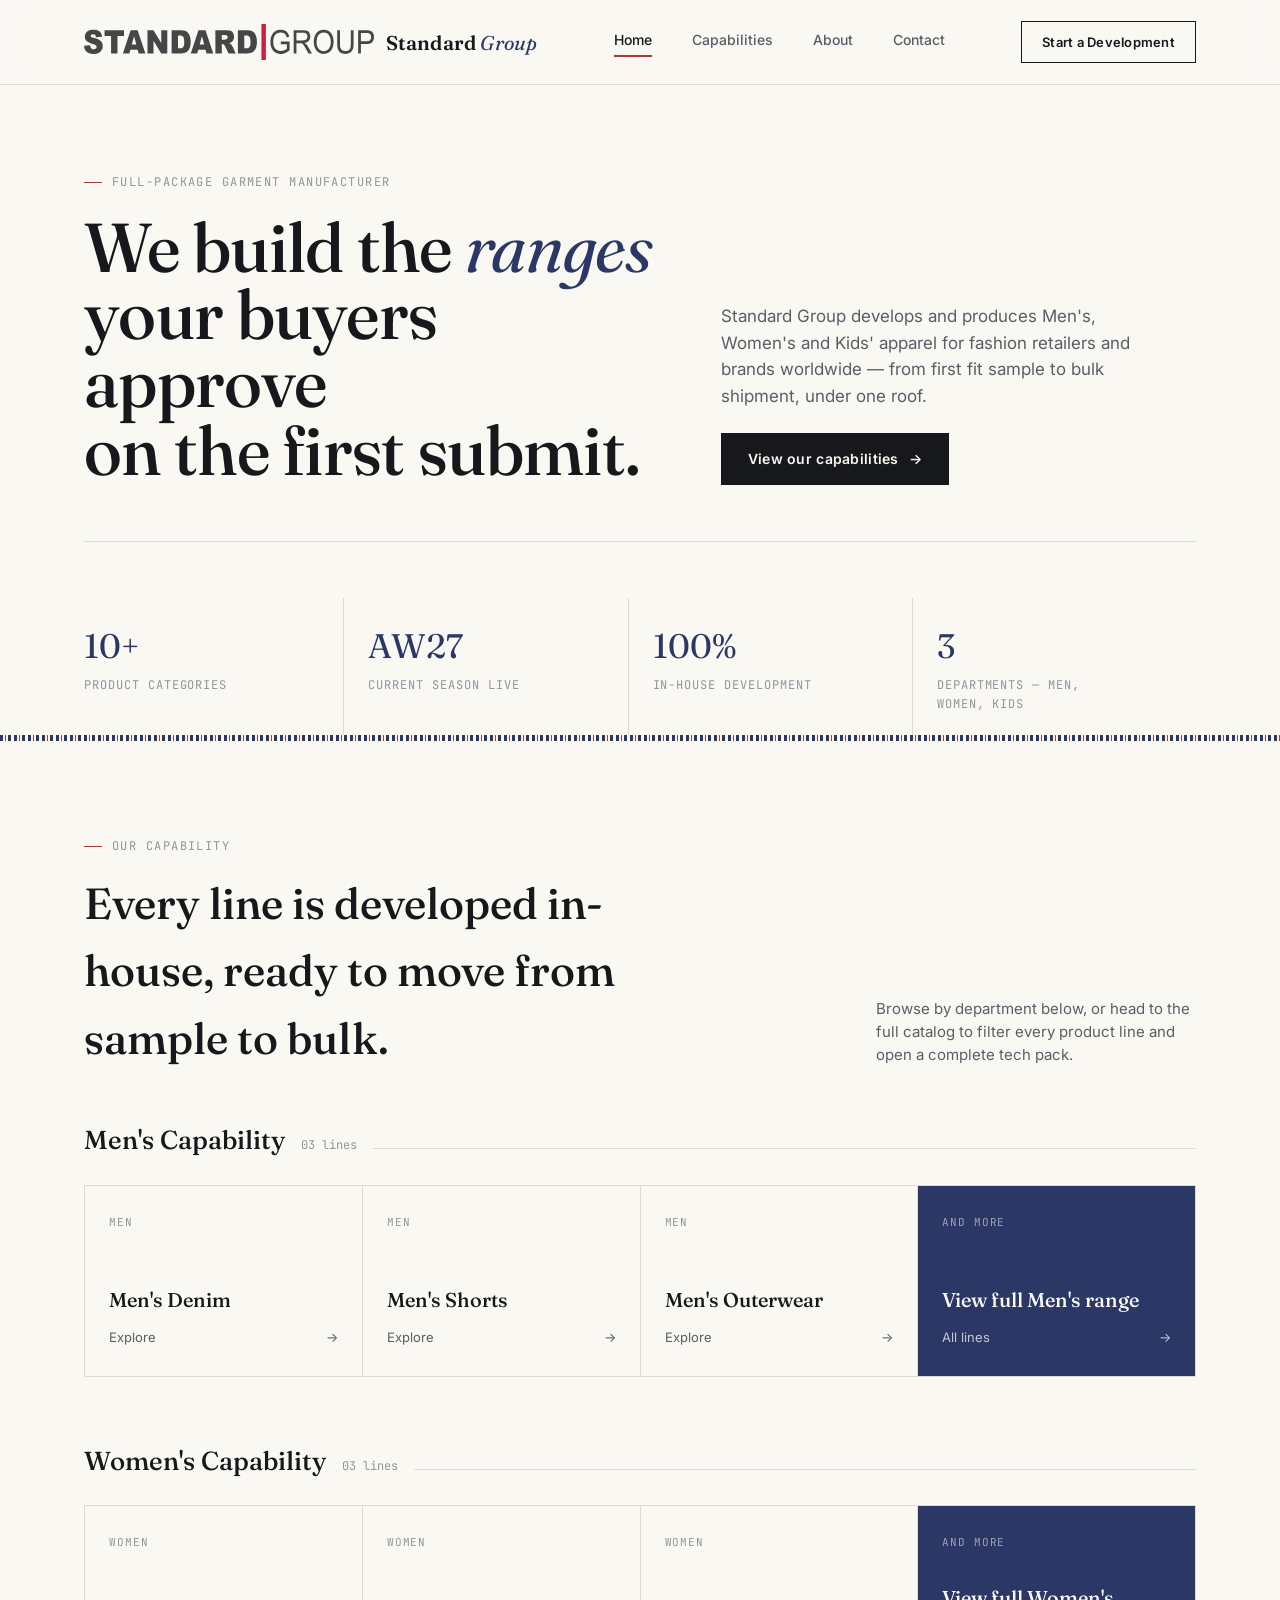
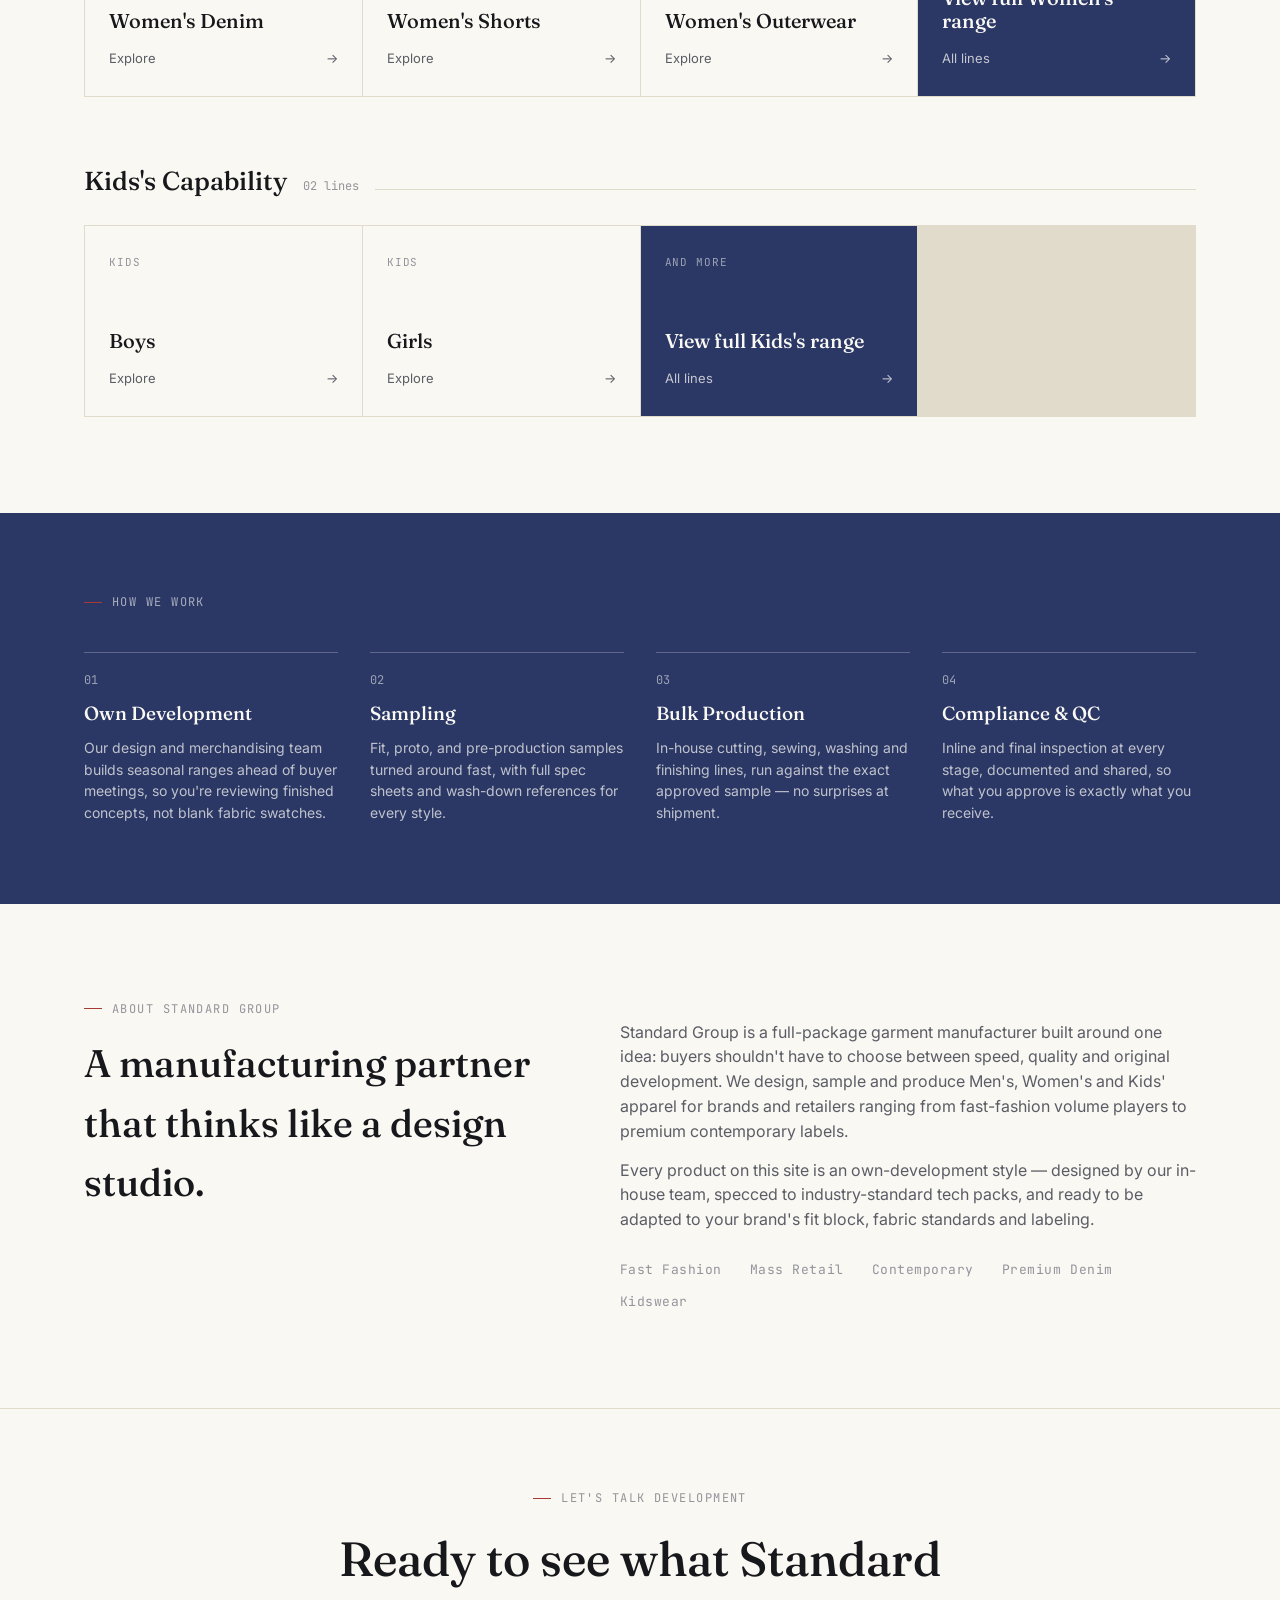
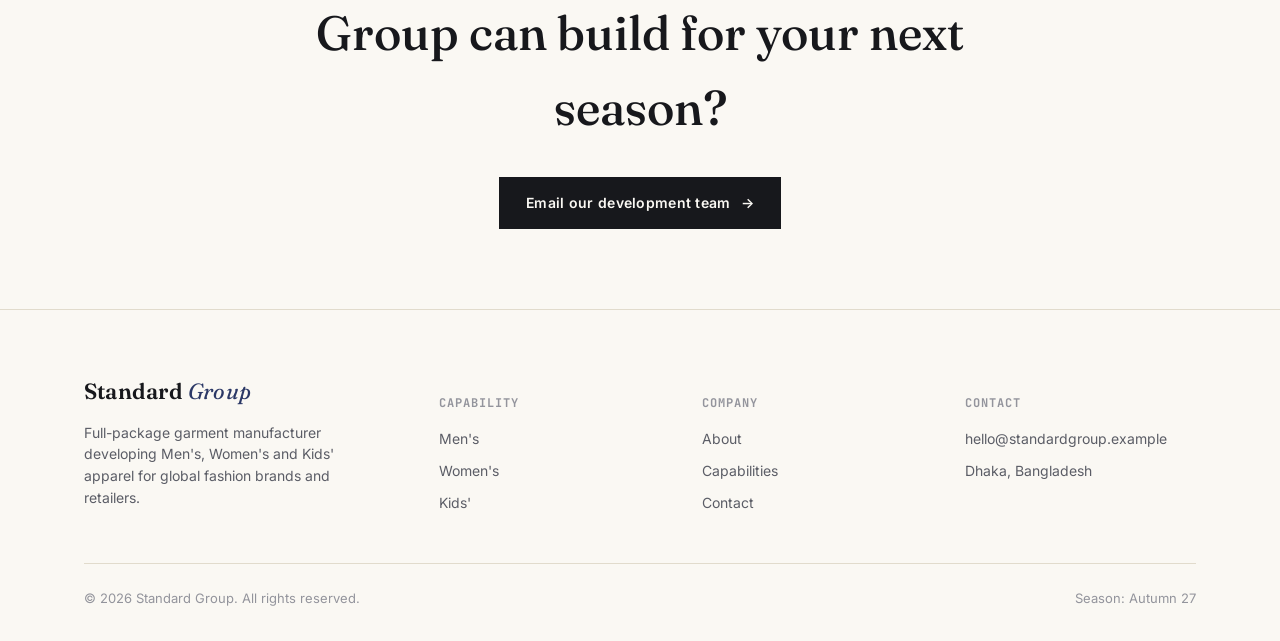
<file: standard-group/index.html>
<!DOCTYPE html>
<html lang="en">
<head>
<meta charset="UTF-8">
<meta name="viewport" content="width=device-width, initial-scale=1.0">
<title>Standard Group — Full-Package Garment Manufacturing</title>
<meta name="description" content="Standard Group is a full-package garment manufacturer producing Men's, Women's and Kids' denim, shorts, outerwear and more for global fashion brands.">
<link rel="icon" href="assets/images/logo/logo.svg">
<link rel="stylesheet" href="assets/css/style.css">
</head>
<body>

<header class="site-header">
  <div class="wrap">
    <a class="brand" href="index.html">
      <img src="assets/images/logo/logo.svg" alt="Standard Group logo">
      <span class="brand-word">Standard <span>Group</span></span>
    </a>
    <nav class="nav">
      <a href="index.html" class="is-active">Home</a>
      <a href="products.html">Capabilities</a>
      <a href="index.html#about">About</a>
      <a href="index.html#contact">Contact</a>
    </nav>
    <a class="nav-cta" href="index.html#contact">Start a Development</a>
    <button class="nav-toggle" aria-label="Toggle menu" aria-expanded="false">☰</button>
  </div>
</header>

<main>

  <!-- ============ HERO ============ -->
  <section class="hero">
    <div class="wrap">
      <span class="eyebrow">Full-Package Garment Manufacturer</span>
      <div class="hero-grid">
        <div>
          <h1>We build the <em>ranges</em><br>your buyers approve<br>on the first submit.</h1>
        </div>
        <div class="hero-sub">
          <p>Standard Group develops and produces Men's, Women's and Kids' apparel for fashion retailers and brands worldwide — from first fit sample to bulk shipment, under one roof.</p>
          <a class="btn btn-primary" href="products.html">View our capabilities <span class="btn-arrow">→</span></a>
        </div>
      </div>
      <div class="hero-facts">
        <div class="hero-fact">
          <div class="num">10+</div>
          <div class="label">Product Categories</div>
        </div>
        <div class="hero-fact">
          <div class="num">AW27</div>
          <div class="label">Current Season Live</div>
        </div>
        <div class="hero-fact">
          <div class="num">100%</div>
          <div class="label">In-House Development</div>
        </div>
        <div class="hero-fact">
          <div class="num">3</div>
          <div class="label">Departments — Men, Women, Kids</div>
        </div>
      </div>
    </div>
  </section>

  <div class="selvage"></div>

  <!-- ============ CAPABILITIES ============ -->
  <section class="capabilities" id="capabilities">
    <div class="wrap">
      <div class="cap-head">
        <div>
          <span class="eyebrow">Our Capability</span>
          <h2>Every line is developed in-house, ready to move from sample to bulk.</h2>
        </div>
        <p class="note">Browse by department below, or head to the full catalog to filter every product line and open a complete tech pack.</p>
      </div>

      <div id="capability-departments">
        <!-- populated by assets/js/main.js from assets/data/products.json -->
      </div>
    </div>
  </section>

  <!-- ============ PROCESS ============ -->
  <section class="process">
    <div class="wrap">
      <span class="eyebrow">How We Work</span>
      <div class="process-step">
        <div class="idx">01</div>
        <h4>Own Development</h4>
        <p>Our design and merchandising team builds seasonal ranges ahead of buyer meetings, so you're reviewing finished concepts, not blank fabric swatches.</p>
      </div>
      <div class="process-step">
        <div class="idx">02</div>
        <h4>Sampling</h4>
        <p>Fit, proto, and pre-production samples turned around fast, with full spec sheets and wash-down references for every style.</p>
      </div>
      <div class="process-step">
        <div class="idx">03</div>
        <h4>Bulk Production</h4>
        <p>In-house cutting, sewing, washing and finishing lines, run against the exact approved sample — no surprises at shipment.</p>
      </div>
      <div class="process-step">
        <div class="idx">04</div>
        <h4>Compliance & QC</h4>
        <p>Inline and final inspection at every stage, documented and shared, so what you approve is exactly what you receive.</p>
      </div>
    </div>
  </section>

  <!-- ============ ABOUT ============ -->
  <section class="about-strip" id="about">
    <div class="wrap about-grid">
      <div>
        <span class="eyebrow">About Standard Group</span>
        <h2>A manufacturing partner that thinks like a design studio.</h2>
      </div>
      <div class="about-copy">
        <p>Standard Group is a full-package garment manufacturer built around one idea: buyers shouldn't have to choose between speed, quality and original development. We design, sample and produce Men's, Women's and Kids' apparel for brands and retailers ranging from fast-fashion volume players to premium contemporary labels.</p>
        <p>Every product on this site is an own-development style — designed by our in-house team, specced to industry-standard tech packs, and ready to be adapted to your brand's fit block, fabric standards and labeling.</p>
        <div class="brand-marquee">
          <span>Fast Fashion</span>
          <span>Mass Retail</span>
          <span>Contemporary</span>
          <span>Premium Denim</span>
          <span>Kidswear</span>
        </div>
      </div>
    </div>
  </section>

  <!-- ============ CTA ============ -->
  <section class="cta-band" id="contact">
    <span class="eyebrow" style="justify-content:center">Let's Talk Development</span>
    <h2>Ready to see what Standard Group can build for your next season?</h2>
    <a class="btn btn-primary" href="mailto:hello@standardgroup.example?subject=Development%20Enquiry">Email our development team <span class="btn-arrow">→</span></a>
  </section>

</main>

<footer class="site-footer">
  <div class="wrap">
    <div class="footer-grid">
      <div class="footer-brand">
        <a class="brand" href="index.html">
          <span class="brand-word">Standard <span>Group</span></span>
        </a>
        <p>Full-package garment manufacturer developing Men's, Women's and Kids' apparel for global fashion brands and retailers.</p>
      </div>
      <div class="footer-col">
        <h5>Capability</h5>
        <a href="products.html?department=Men">Men's</a>
        <a href="products.html?department=Women">Women's</a>
        <a href="products.html?department=Kids">Kids'</a>
      </div>
      <div class="footer-col">
        <h5>Company</h5>
        <a href="index.html#about">About</a>
        <a href="index.html#capabilities">Capabilities</a>
        <a href="index.html#contact">Contact</a>
      </div>
      <div class="footer-col">
        <h5>Contact</h5>
        <p>hello@standardgroup.example</p>
        <p>Dhaka, Bangladesh</p>
      </div>
    </div>
    <div class="footer-bottom">
      <span>© 2026 Standard Group. All rights reserved.</span>
      <span>Season: Autumn 27</span>
    </div>
  </div>
</footer>

<script src="assets/js/main.js"></script>
</body>
</html>
</file>
<file: standard-group/assets/css/style.css>
/* ==========================================================================
   STANDARD GROUP — Design System
   Milky white ground, ink type, denim-indigo accent, selvage-stripe signature
   ========================================================================== */

@import url('https://fonts.googleapis.com/css2?family=Fraunces:ital,opsz,wght@0,9..144,300;0,9..144,400;0,9..144,500;0,9..144,600;0,9..144,700;1,9..144,400&family=Inter:wght@400;500;600;700&family=JetBrains+Mono:wght@400;500;600&display=swap');

:root{
  /* --- Color tokens --- */
  --milk:        #FAF8F3;   /* primary background */
  --milk-deep:   #F2EEE5;   /* card / section-alt background */
  --paper-line:  #E1DBCC;   /* hairline borders on milk */
  --ink:         #17181C;   /* primary text */
  --ink-soft:    #5B5D66;   /* secondary text */
  --ink-faint:   #93949C;   /* tertiary / captions */
  --indigo:      #2B3866;   /* primary accent — denim */
  --indigo-deep: #191F3B;   /* hover / dark accent */
  --indigo-mist: #E8EAF1;   /* light indigo tint for chips */
  --thread:      #A63A34;   /* rare accent — stitch red */
  --white:       #FFFFFF;

  /* --- Type --- */
  --font-display: 'Fraunces', Georgia, serif;
  --font-body:    'Inter', -apple-system, sans-serif;
  --font-mono:    'JetBrains Mono', 'Courier New', monospace;

  /* --- Scale --- */
  --radius: 2px;
  --container: 1240px;
  --gutter: clamp(20px, 5vw, 64px);
}

*,*::before,*::after{ box-sizing:border-box; }
html{ scroll-behavior:smooth; }
body{
  margin:0;
  background:var(--milk);
  color:var(--ink);
  font-family:var(--font-body);
  font-size:16px;
  line-height:1.55;
  -webkit-font-smoothing:antialiased;
}
img{ max-width:100%; display:block; }
a{ color:inherit; text-decoration:none; }
ul{ list-style:none; margin:0; padding:0; }
h1,h2,h3,h4{ margin:0; font-family:var(--font-display); font-weight:500; }
p{ margin:0; }
button{ font-family:inherit; cursor:pointer; }

:focus-visible{
  outline:2px solid var(--indigo);
  outline-offset:3px;
}

.wrap{
  max-width:var(--container);
  margin:0 auto;
  padding-left:var(--gutter);
  padding-right:var(--gutter);
}

/* --- Selvage stripe : signature element ---------------------------------
   A thin multi-thread stripe evoking a denim selvage edge. Used as a
   section divider and as a decorative rule near headings. */
.selvage{
  height:6px;
  width:100%;
  background:repeating-linear-gradient(
    90deg,
    var(--indigo) 0 3px,
    var(--milk) 3px 5px,
    var(--thread) 5px 6px,
    var(--milk) 6px 8px,
    var(--indigo) 8px 11px,
    var(--milk) 11px 14px
  );
  background-size:14px 100%;
}
.selvage--v{
  width:6px;
  height:100%;
  background:repeating-linear-gradient(
    0deg,
    var(--indigo) 0 3px,
    var(--milk) 3px 5px,
    var(--thread) 5px 6px,
    var(--milk) 6px 8px,
    var(--indigo) 8px 11px,
    var(--milk) 11px 14px
  );
  background-size:100% 14px;
}

/* --- Eyebrow / label style ------------------------------------------------ */
.eyebrow{
  font-family:var(--font-mono);
  font-size:12px;
  letter-spacing:.12em;
  text-transform:uppercase;
  color:var(--ink-faint);
  display:flex;
  align-items:center;
  gap:10px;
}
.eyebrow::before{
  content:'';
  width:18px; height:1px;
  background:var(--thread);
  display:inline-block;
}

/* ============================== HEADER =================================== */
.site-header{
  position:sticky; top:0; z-index:50;
  background:rgba(250,248,243,.92);
  backdrop-filter:blur(8px);
  border-bottom:1px solid var(--paper-line);
}
.site-header .wrap{
  display:flex; align-items:center; justify-content:space-between;
  height:84px;
  position:relative;
}
.brand{ display:flex; align-items:center; gap:12px; }
.brand img{ height:36px; width:auto; }
.brand-word{
  font-family:var(--font-display);
  font-size:20px; letter-spacing:.01em;
  font-weight:600;
}
.brand-word span{ color:var(--indigo); font-style:italic; font-weight:400; }

.nav{ display:flex; align-items:center; gap:40px; }
.nav a{
  font-size:14px; font-weight:500;
  color:var(--ink-soft);
  position:relative;
  padding-bottom:4px;
}
.nav a:hover, .nav a.is-active{ color:var(--ink); }
.nav a.is-active::after{
  content:'';
  position:absolute; left:0; right:0; bottom:-2px;
  height:2px; background:var(--thread);
}
.nav-cta{
  border:1px solid var(--ink);
  padding:10px 20px;
  font-size:13px; font-weight:600;
  letter-spacing:.02em;
  transition:background .15s ease, color .15s ease;
}
.nav-cta:hover{ background:var(--ink); color:var(--milk); }

.nav-toggle{ display:none; }

/* ============================== BUTTONS =================================== */
.btn{
  display:inline-flex; align-items:center; gap:10px;
  padding:14px 26px;
  font-size:14px; font-weight:600; letter-spacing:.02em;
  border:1px solid var(--ink);
  background:transparent;
  transition:background .15s ease, color .15s ease, transform .15s ease;
}
.btn:hover{ transform:translateY(-1px); }
.btn-primary{ background:var(--ink); color:var(--milk); }
.btn-primary:hover{ background:var(--indigo-deep); }
.btn-ghost:hover{ background:var(--ink); color:var(--milk); }
.btn-arrow{ transition:transform .15s ease; }
.btn:hover .btn-arrow{ transform:translateX(3px); }

/* ============================== HERO =================================== */
.hero{
  padding:88px 0 0;
  position:relative;
}
.hero-grid{
  display:grid;
  grid-template-columns:1.1fr .9fr;
  gap:56px;
  align-items:end;
  padding-bottom:56px;
  border-bottom:1px solid var(--paper-line);
}
.hero h1{
  font-size:clamp(40px, 5.4vw, 78px);
  line-height:.98;
  letter-spacing:-.01em;
  margin-top:22px;
}
.hero h1 em{
  font-style:italic;
  font-weight:400;
  color:var(--indigo);
}
.hero-sub{
  max-width:420px;
  color:var(--ink-soft);
  font-size:17px;
  align-self:end;
}
.hero-sub p{ margin-bottom:24px; }
.hero-facts{
  display:flex; gap:0;
  margin-top:56px;
}
.hero-fact{
  flex:1;
  padding:22px var(--gutter) 22px 0;
  border-left:1px solid var(--paper-line);
  padding-left:24px;
}
.hero-fact:first-child{ border-left:none; padding-left:0; }
.hero-fact .num{
  font-family:var(--font-display);
  font-size:34px;
  color:var(--indigo);
}
.hero-fact .label{
  font-family:var(--font-mono);
  font-size:12px;
  color:var(--ink-faint);
  text-transform:uppercase;
  letter-spacing:.08em;
  margin-top:4px;
}

/* ============================== CAPABILITIES =================================== */
.capabilities{ padding:96px 0; }
.cap-head{
  display:flex; justify-content:space-between; align-items:flex-end;
  gap:24px; margin-bottom:48px;
}
.cap-head h2{
  font-size:clamp(30px,3.4vw,44px);
  margin-top:14px;
  max-width:560px;
}
.cap-head .note{
  max-width:320px; color:var(--ink-soft); font-size:15px;
  padding-bottom:6px;
}

.dept{ margin-bottom:64px; }
.dept:last-child{ margin-bottom:0; }
.dept-title{
  display:flex; align-items:baseline; gap:16px;
  margin-bottom:24px;
}
.dept-title h3{
  font-size:26px;
}
.dept-title .count{
  font-family:var(--font-mono);
  font-size:12px; color:var(--ink-faint);
}
.dept-title::after{
  content:'';
  flex:1; height:1px; background:var(--paper-line);
}

.cat-grid{
  display:grid;
  grid-template-columns:repeat(4,1fr);
  gap:1px;
  background:var(--paper-line);
  border:1px solid var(--paper-line);
}
.cat-card{
  background:var(--milk);
  padding:28px 24px;
  min-height:190px;
  display:flex; flex-direction:column; justify-content:space-between;
  transition:background .18s ease;
  position:relative;
  overflow:hidden;
}
.cat-card:hover{ background:var(--milk-deep); }
.cat-card .tag{
  font-family:var(--font-mono);
  font-size:11px; color:var(--ink-faint);
  text-transform:uppercase; letter-spacing:.08em;
}
.cat-card h4{
  font-size:20px;
  font-weight:500;
  margin-top:auto;
  line-height:1.15;
}
.cat-card .go{
  display:flex; align-items:center; justify-content:space-between;
  margin-top:16px;
  font-size:13px; color:var(--ink-soft);
}
.cat-card .go .arrow{ transition:transform .18s ease; }
.cat-card:hover .go .arrow{ transform:translateX(4px); color:var(--thread); }
.cat-card.more{
  background:var(--indigo);
  color:var(--milk);
}
.cat-card.more .tag{ color:rgba(250,248,243,.55); }
.cat-card.more .go{ color:rgba(250,248,243,.75); }
.cat-card.more:hover{ background:var(--indigo-deep); }

/* ============================== PROCESS STRIP =================================== */
.process{
  padding:80px 0;
  background:var(--indigo);
  color:var(--milk);
}
.process .wrap{
  display:grid;
  grid-template-columns:repeat(4,1fr);
  gap:32px;
}
.process .eyebrow{ color:rgba(250,248,243,.6); grid-column:1/-1; margin-bottom:8px; }
.process .eyebrow::before{ background:var(--thread); }
.process-step{ border-top:1px solid rgba(250,248,243,.25); padding-top:18px; }
.process-step .idx{ font-family:var(--font-mono); font-size:12px; color:rgba(250,248,243,.55); }
.process-step h4{ font-size:19px; margin:10px 0 8px; }
.process-step p{ font-size:14px; color:rgba(250,248,243,.72); }

/* ============================== ABOUT STRIP =================================== */
.about-strip{ padding:96px 0; }
.about-grid{
  display:grid; grid-template-columns:.9fr 1.1fr; gap:64px;
}
.about-grid h2{ font-size:clamp(28px,3vw,40px); margin-top:16px; }
.about-copy{ color:var(--ink-soft); font-size:16px; margin-top:20px; }
.about-copy p + p{ margin-top:14px; }
.brand-marquee{
  display:flex; flex-wrap:wrap; gap:12px 28px;
  margin-top:28px;
}
.brand-marquee span{
  font-family:var(--font-mono);
  font-size:13px; color:var(--ink-faint);
  letter-spacing:.04em;
}

/* ============================== CTA BAND =================================== */
.cta-band{
  padding:80px 0;
  border-top:1px solid var(--paper-line);
  border-bottom:1px solid var(--paper-line);
  text-align:center;
}
.cta-band h2{ font-size:clamp(28px,4vw,48px); max-width:720px; margin:14px auto 0; }
.cta-band .btn{ margin-top:32px; }

/* ============================== FOOTER =================================== */
.site-footer{ padding:64px 0 32px; }
.footer-grid{
  display:grid; grid-template-columns:1.4fr 1fr 1fr 1fr; gap:32px;
  padding-bottom:40px;
}
.footer-brand .brand-word{ font-size:22px; }
.footer-brand p{ color:var(--ink-soft); font-size:14px; margin-top:14px; max-width:260px; }
.footer-col h5{
  font-family:var(--font-mono); font-size:12px; text-transform:uppercase;
  letter-spacing:.08em; color:var(--ink-faint); margin-bottom:16px;
}
.footer-col a, .footer-col p{
  display:block; font-size:14px; color:var(--ink-soft); margin-bottom:10px;
}
.footer-col a:hover{ color:var(--indigo); }
.footer-bottom{
  display:flex; justify-content:space-between; align-items:center;
  padding-top:24px; border-top:1px solid var(--paper-line);
  font-size:13px; color:var(--ink-faint);
}

/* ============================== PRODUCTS / CATALOG PAGE =================================== */
.page-hero{
  padding:56px 0 40px;
  border-bottom:1px solid var(--paper-line);
}
.page-hero h1{ font-size:clamp(34px,4.6vw,58px); margin-top:14px; }
.page-hero .sub{ color:var(--ink-soft); max-width:520px; margin-top:16px; font-size:16px; }

.filter-bar{
  padding:24px 0;
  border-bottom:1px solid var(--paper-line);
  position:sticky; top:84px; z-index:40;
  background:var(--milk);
}
.filter-bar .wrap{ display:flex; flex-wrap:wrap; gap:10px; align-items:center; }
.filter-label{
  font-family:var(--font-mono); font-size:12px; color:var(--ink-faint);
  text-transform:uppercase; letter-spacing:.08em; margin-right:8px;
}
.chip{
  font-size:13px; font-weight:500;
  padding:9px 16px;
  border:1px solid var(--paper-line);
  background:var(--white);
  color:var(--ink-soft);
  transition:all .15s ease;
}
.chip:hover{ border-color:var(--ink); color:var(--ink); }
.chip.is-active{ background:var(--ink); border-color:var(--ink); color:var(--milk); }

.product-grid{
  padding:56px 0 96px;
  display:grid;
  grid-template-columns:repeat(3,1fr);
  gap:1px;
  background:var(--paper-line);
  border-top:1px solid var(--paper-line);
}
.product-grid.wrap{ padding-left:var(--gutter); padding-right:var(--gutter); }

.product-card{
  background:var(--milk);
  display:block;
}
.product-card .thumb{
  aspect-ratio:3/4;
  overflow:hidden;
  background:var(--milk-deep);
  position:relative;
}
.product-card .thumb img{
  width:100%; height:100%; object-fit:cover;
  transition:transform .4s ease;
}
.product-card:hover .thumb img{ transform:scale(1.045); }
.product-card .thumb .badge{
  position:absolute; top:14px; left:14px;
  font-family:var(--font-mono); font-size:11px;
  background:var(--milk); padding:5px 10px;
  color:var(--ink-soft); letter-spacing:.04em;
}
.product-card .info{ padding:20px 22px 26px; }
.product-card .info .cat{
  font-family:var(--font-mono); font-size:11px; color:var(--ink-faint);
  text-transform:uppercase; letter-spacing:.08em;
}
.product-card .info h4{ font-size:18px; margin-top:8px; }
.product-card .info .spec{
  margin-top:10px; font-size:13px; color:var(--ink-soft);
  display:flex; flex-direction:column; gap:3px;
}
.empty-state{
  padding:96px var(--gutter);
  text-align:center; color:var(--ink-soft);
  grid-column:1/-1; background:var(--milk);
}

/* ============================== PRODUCT DETAIL / TECH PACK =================================== */
.pd-breadcrumb{
  padding:20px 0;
  font-family:var(--font-mono); font-size:12px; color:var(--ink-faint);
  border-bottom:1px solid var(--paper-line);
}
.pd-breadcrumb a:hover{ color:var(--indigo); }

.pd-main{ padding:48px 0 96px; }
.pd-grid{
  display:grid;
  grid-template-columns:1fr 1fr;
  gap:64px;
  align-items:start;
}

/* gallery */
.pd-gallery-main{
  aspect-ratio:4/5;
  background:var(--milk-deep);
  overflow:hidden;
  margin-bottom:12px;
}
.pd-gallery-main img, .pd-gallery-main video{
  width:100%; height:100%; object-fit:cover;
}
.pd-thumbs{ display:grid; grid-template-columns:repeat(5,1fr); gap:10px; }
.pd-thumb{
  aspect-ratio:1; background:var(--milk-deep); overflow:hidden;
  border:2px solid transparent; cursor:pointer;
}
.pd-thumb img{ width:100%; height:100%; object-fit:cover; }
.pd-thumb.is-active{ border-color:var(--indigo); }
.pd-thumb.is-video{ position:relative; }
.pd-thumb.is-video::after{
  content:'▶'; position:absolute; inset:0;
  display:flex; align-items:center; justify-content:center;
  color:var(--milk); font-size:14px; background:rgba(23,24,28,.35);
}

/* info column */
.pd-info .eyebrow{ margin-bottom:14px; }
.pd-info h1{ font-size:clamp(30px,3.4vw,42px); line-height:1.05; }
.pd-designer{
  margin-top:12px; font-size:14px; color:var(--ink-soft);
}
.pd-designer .name{ color:var(--ink); font-weight:600; }

.pd-colors{ margin-top:28px; }
.pd-colors .filter-label{ display:block; margin-bottom:10px; }
.swatches{ display:flex; gap:10px; flex-wrap:wrap; }
.swatch{
  width:36px; height:36px; border-radius:50%;
  border:1px solid var(--paper-line);
  position:relative; cursor:default;
}
.swatch::after{
  content:attr(data-name);
  position:absolute; bottom:-22px; left:50%; transform:translateX(-50%);
  font-size:10px; white-space:nowrap; color:var(--ink-faint);
  opacity:0; transition:opacity .15s ease;
}
.swatch:hover::after{ opacity:1; }

/* spec sheet — signature tech-pack styling */
.spec-sheet{
  margin-top:36px;
  border-top:1px solid var(--ink);
}
.spec-row{
  display:flex; align-items:baseline; gap:12px;
  padding:14px 0;
  border-bottom:1px solid var(--paper-line);
}
.spec-row .k{
  font-family:var(--font-mono); font-size:12px;
  text-transform:uppercase; letter-spacing:.06em;
  color:var(--ink-faint);
  white-space:nowrap;
  flex-shrink:0;
  width:150px;
}
.spec-row .leader{
  flex:1;
  border-bottom:1px dotted var(--paper-line);
  height:0;
  margin-bottom:5px;
  display:none;
}
.spec-row .v{
  font-size:15px; color:var(--ink);
  font-weight:500;
  text-align:right;
  margin-left:auto;
}
.pd-details{
  margin-top:28px;
}
.pd-details h4{
  font-family:var(--font-mono); font-size:12px; text-transform:uppercase;
  letter-spacing:.08em; color:var(--ink-faint); margin-bottom:10px;
}
.pd-details p{ font-size:15px; color:var(--ink-soft); line-height:1.7; }

.pd-actions{ display:flex; gap:14px; margin-top:36px; }

/* related */
.pd-related{ padding:0 0 96px; }
.pd-related .dept-title{ margin-bottom:24px; }

/* ============================== MISC =================================== */
.section-line{ border:none; border-top:1px solid var(--paper-line); margin:0; }

/* ============================== RESPONSIVE =================================== */
@media (max-width: 980px){
  .nav{ display:none; }
  .nav.is-open{
    display:flex; flex-direction:column; gap:0;
    position:absolute; top:84px; left:0; right:0;
    background:var(--milk); border-bottom:1px solid var(--paper-line);
    padding:8px var(--gutter) 20px;
  }
  .nav.is-open a{ padding:14px 0; border-bottom:1px solid var(--paper-line); }
  .nav-toggle{ display:block; background:none; border:1px solid var(--ink); padding:8px 12px; font-size:16px; }
  .hero-grid{ grid-template-columns:1fr; gap:28px; }
  .hero-facts{ flex-wrap:wrap; }
  .hero-fact{ flex:1 1 50%; margin-bottom:16px; }
  .cat-grid{ grid-template-columns:repeat(2,1fr); }
  .process .wrap{ grid-template-columns:repeat(2,1fr); }
  .about-grid{ grid-template-columns:1fr; }
  .product-grid{ grid-template-columns:repeat(2,1fr); }
  .pd-grid{ grid-template-columns:1fr; gap:36px; }
  .footer-grid{ grid-template-columns:1fr 1fr; }
}
@media (max-width: 560px){
  .cat-grid{ grid-template-columns:1fr; }
  .product-grid{ grid-template-columns:1fr; }
  .footer-grid{ grid-template-columns:1fr; }
  .spec-row{ flex-direction:column; gap:4px; }
  .spec-row .v{ text-align:left; margin-left:0; }
}
</file>
